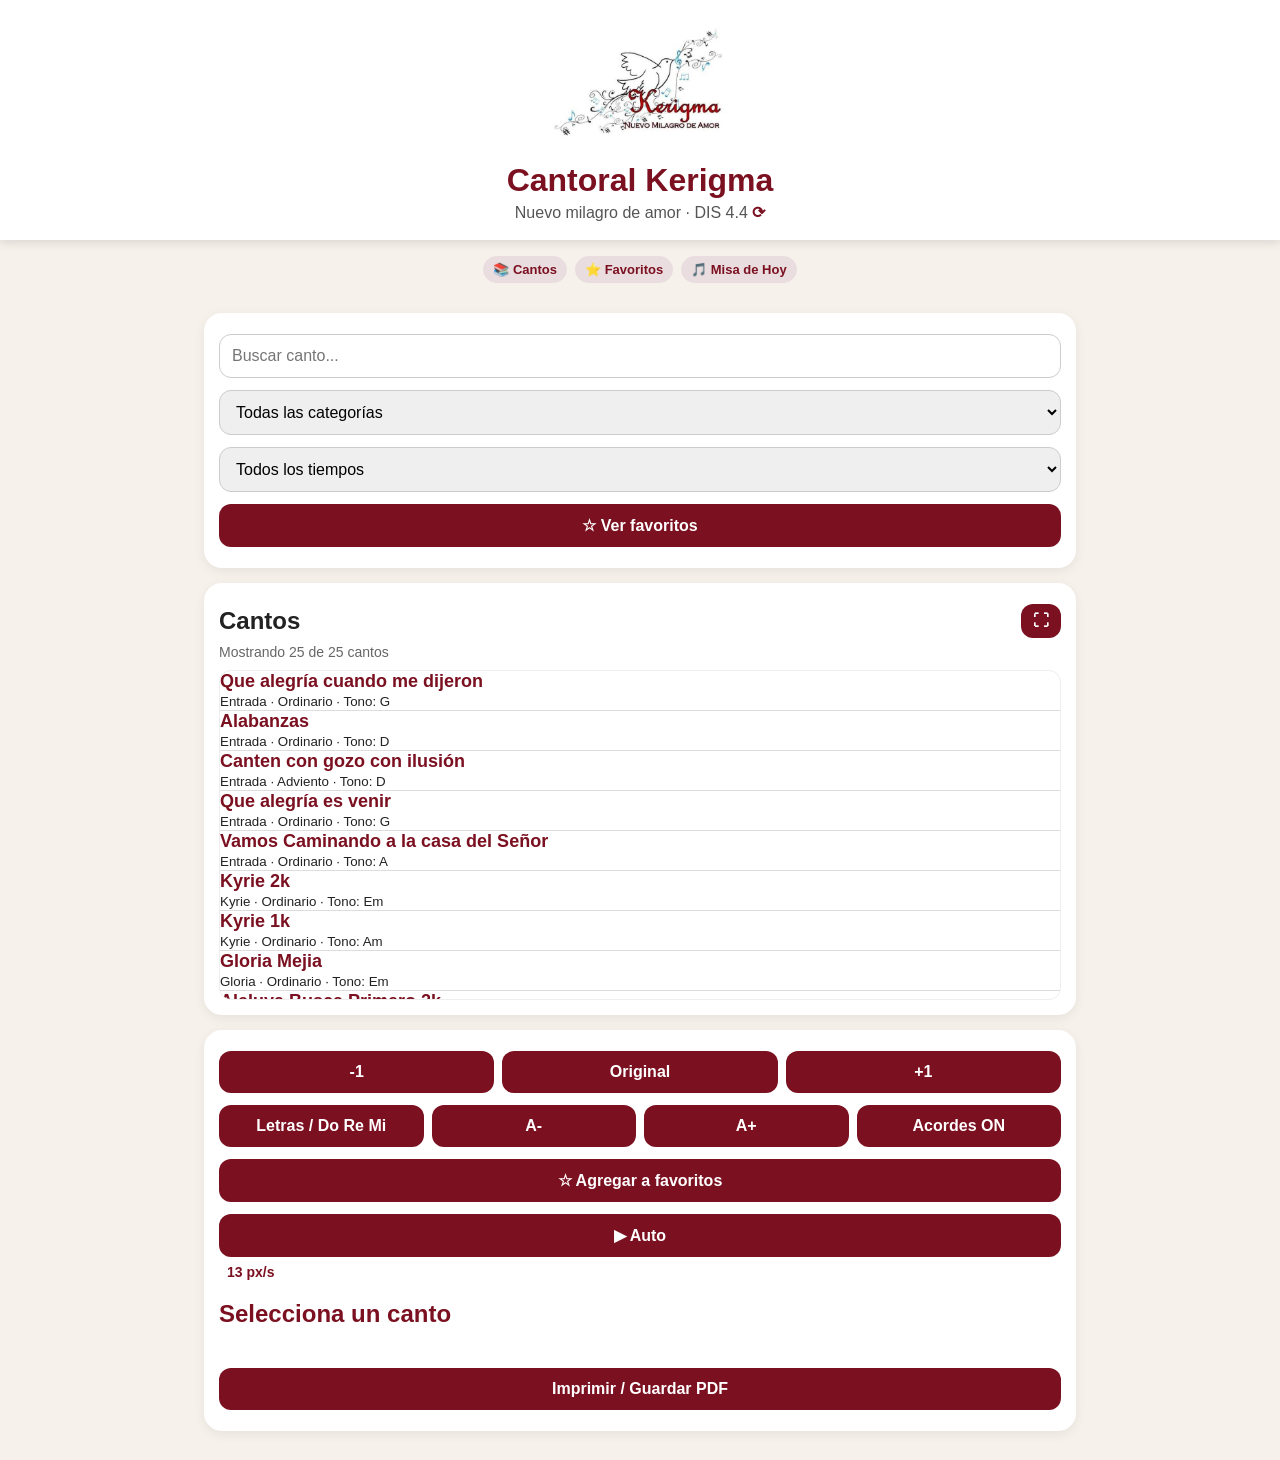
<file: index.html>
<!DOCTYPE html>
<html lang="es">
<head>
  <meta charset="UTF-8">
  <meta name="viewport" content="width=device-width, initial-scale=1.0">

  <meta property="og:title" content="Cantoral Kerigma X Ibarra Music">
  <meta property="og:description" content="Cantoral digital del ministerio de música Kerigma, por Daniel Ibarra, Capilla de Nuestra Señora de Guadalupe, Ruiseñores, Tala, Jalisco.">
  <meta property="og:image" content="https://sagradocorazondejesus.github.io/KNMA/img/logo-kerigma.jpg">
  <meta property="og:type" content="website">

<link rel="manifest" href="manifest.json">
<meta name="theme-color" content="#7b1020">
<link rel="apple-touch-icon" href="img/kerigma-icon-512.png">

  <title>Cantoral Kerigma</title>
  <link rel="icon" type="image/jpeg" href="https://sagradocorazondejesus.github.io/KNMA/img/logo-kerigma.jpg">

  <link rel="stylesheet" href="css/estilos.css">
  <link rel="stylesheet" href="css/misa.css">
</head>

<body>

<header class="encabezado">
  <img src="img/logo-kerigma.jpg" alt="Logo Kerigma" class="logo">
  <h1>Cantoral Kerigma</h1>
 <p>
  Nuevo milagro de amor · DIS 4.4
  <span class="btn-actualizar-texto"
        onclick="buscarActualizacion()"
        title="Buscar actualización">
    ⟳
  </span>
</p>

</header>

<nav class="menu-principal no-print">

  <button id="btnCantos"
          onclick="mostrarPantalla('cantos')">
    📚 Cantos
  </button>

  <button id="btnFavoritosMenu"
          onclick="mostrarPantalla('favoritos')">
    ⭐ Favoritos
  </button>

  <button id="btnMisa"
          onclick="mostrarPantalla('misa')">
    🎵 Misa de Hoy
  </button>

</nav>

<main class="contenedor">

  <div id="pantallaCantos">

    <section class="panel no-print">
      <input type="text" id="buscar" placeholder="Buscar canto...">

      <select id="filtroCategoria">
        <option value="">Todas las categorías</option>
        <option>Entrada</option>
        <option>Kyrie</option>
        <option>Gloria</option>
        <option>Aleluya</option>
        <option>Ofertorio</option>
        <option>Santo</option>
        <option>Cordero</option>
        <option>Comunion</option>
        <option>Salida</option>
        <option>Marianos</option>
        <option>Otros</option>
      </select>

      <select id="filtroTiempo">
        <option value="">Todos los tiempos</option>
        <option>Adviento</option>
        <option>Navidad</option>
        <option>Cuaresma</option>
        <option>Pascua</option>
        <option>Ordinario</option>
        <option>Mariano</option>
      </select>

      <button id="btnFavoritos" onclick="alternarVerFavoritos()">☆ Ver favoritos</button>
    </section>

    <section class="panel no-print">
      <div class="titulo-lista-cantos">
  <h2>Cantos</h2>
  <button class="btn-expandir-lista" onclick="alternarListaGrande()">⛶</button>
</div>

<p id="contadorCantos" class="contador-cantos"></p>
<div id="listaCantos" class="lista-scroll"></div>
    </section>

    <section class="panel canto">

      <div class="botones no-print">
        <button onclick="cambiarTono(-1)">-1</button>
        <button onclick="tonoOriginal()">Original</button>
        <button onclick="cambiarTono(1)">+1</button>
      </div>

      <div class="botones no-print">
        <button onclick="cambiarSistema()">Letras / Do Re Mi</button>
        <button onclick="cambiarLetra(-1)">A-</button>
        <button onclick="cambiarLetra(1)">A+</button>
        <button id="btnAcordes" onclick="alternarAcordes()">Acordes ON</button>
      </div>

      <button class="no-print" id="btnMarcarFavorito" onclick="marcarFavorito()">☆ Agregar a favoritos</button>

<button id="btnAutoScroll" onclick="toggleAutoScroll()">▶ Auto</button>
<span id="velocidadAutoScroll">33 px/s</span>

      <h2 id="tituloCanto">Selecciona un canto</h2>
      <div id="datosCanto"></div>
      <p id="tonoActual"></p>
      <div id="letraCanto" class="letra"></div>

      <button class="no-print imprimir" onclick="window.print()">Imprimir / Guardar PDF</button>
    </section>

  </div>

  <section id="pantallaFavoritos" class="panel no-print" style="display:none;">
    <h2>⭐ Favoritos</h2>
    <div id="listaFavoritos"></div>
  </section>

  <section id="pantallaMisa" class="panel no-print misa-panel" style="display:none;">
    <h2>🎵 Misa de Hoy</h2>

    <div id="selectoresMisa"></div>

    <button onclick="guardarMisaHoy()">Guardar Misa de Hoy</button>
    <button onclick="iniciarMisaHoy()">▶ Iniciar Misa</button>
<button onclick="compartirProximaMisa()">📤 Compartir Próxima Misa</button>

<button onclick="compartirImagenProximaMisa()">🖼️ Compartir imagen</button>

  </section>

  <section id="presentacionMisa" class="panel misa-presentacion" style="display:none;">

    <div class="misa-cabecera">
  <span id="misaContador">1 / 1</span>

  <button id="btnAutoScrollMisa" onclick="toggleAutoScroll()">▶ Auto</button>
<span id="velocidadAutoScrollMisa">33 px/s</span>

  <button onclick="cerrarPresentacionMisa()">
    ✕ Salir
  </button>
</div>

    <h2 id="misaMomento"></h2>

    <div id="misaContenido"></div>

    <div class="misa-nav">
      <button onclick="cantoAnterior()">◀ Anterior</button>
      <button onclick="cantoSiguiente()">Siguiente ▶</button>
    </div>

  </section>

</main>

<script src="js/cantos/entrada.js"></script>
<script src="js/cantos/kyrie.js"></script>
<script src="js/cantos/gloria.js"></script>
<script src="js/cantos/aleluya.js"></script>
<script src="js/cantos/ofertorio.js"></script>
<script src="js/cantos/santo.js"></script>
<script src="js/cantos/cordero.js"></script>
<script src="js/cantos/comunion.js"></script>
<script src="js/cantos/salida.js"></script>
<script src="js/cantos/marianos.js"></script>
<script src="js/cantos/otros.js"></script>
<script src="js/transpositor.js"></script>
<script src="js/app.js"></script>
<script src="js/misa.js"></script>
<script>
if("serviceWorker" in navigator){
  navigator.serviceWorker.register("service-worker.js");
}

function buscarActualizacion(){
  if("serviceWorker" in navigator){
    navigator.serviceWorker.getRegistration().then(reg => {
      if(reg){
        reg.update().then(() => {
          alert("Buscando actualización. La app se recargará.");
          window.location.reload();
        });
      }else{
        window.location.reload();
      }
    });
  }else{
    window.location.reload();
  }
}
</script>

</body>
</html>
</file>
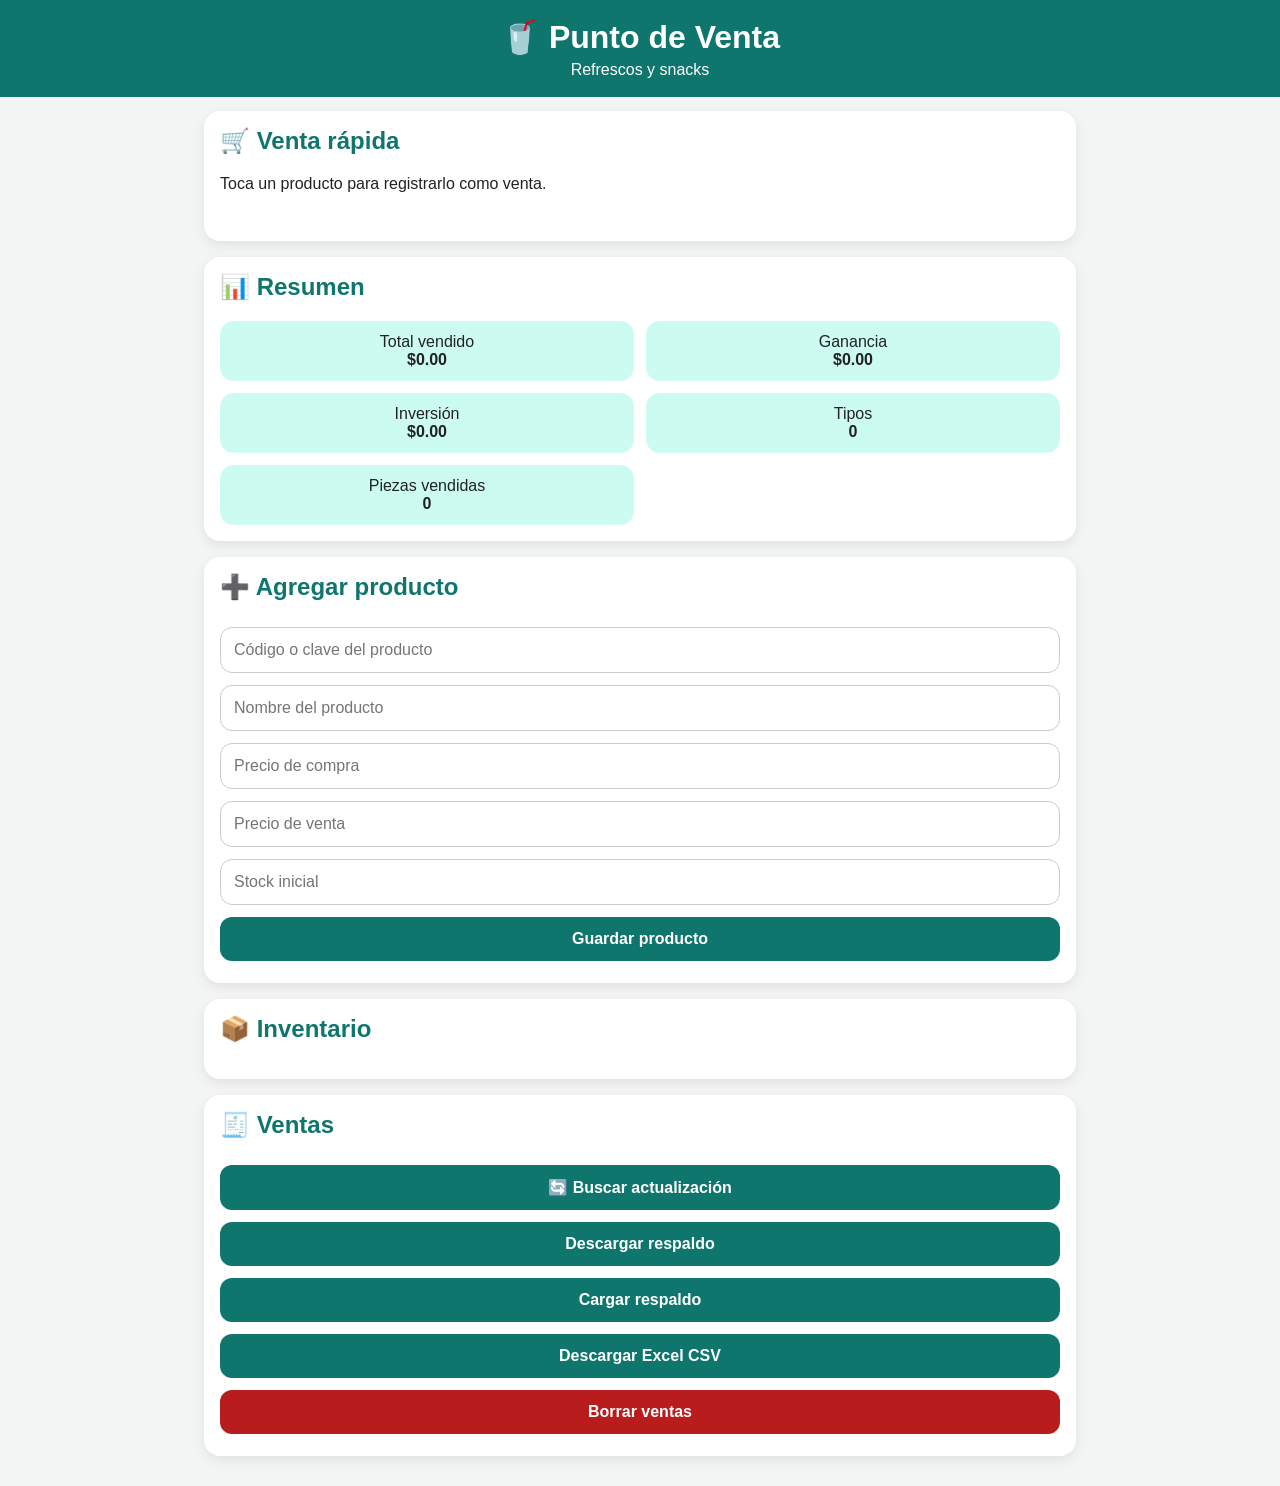
<file: herramientas/puntodeventa/index.html>
<!DOCTYPE html>
<html lang="es">
<head>
  <meta charset="UTF-8">
  <title>Punto de Venta</title>
  <meta name="viewport" content="width=device-width, initial-scale=1.0">
  <link rel="stylesheet" href="style.css">

<link rel="manifest" href="manifest.json">
<meta name="theme-color" content="#0f766e">

</head>
<body>

<header>
  <h1>🥤 Punto de Venta</h1>
  <p>Refrescos y snacks</p>
</header>

<main>

  <section class="card">
    <h2>🛒 Venta rápida</h2>
    <p>Toca un producto para registrarlo como venta.</p>
    <div id="ventaRapida" class="venta-rapida"></div>
    <p id="mensaje"></p>
  </section>

  <section class="card">
    <h2>📊 Resumen</h2>

    <div class="resumen">
      <div>Total vendido<br><strong>$<span id="totalVentas">0</span></strong></div>
      <div>Ganancia<br><strong>$<span id="totalGanancia">0</span></strong></div>
      <div>Inversión<br><strong>$<span id="totalInversion">0</span></strong></div>
      <div>Tipos<br><strong><span id="totalProductos">0</span></strong></div>
      <div>Piezas vendidas<br><strong><span id="piezasVendidas">0</span></strong></div>
    </div>
  </section>

  <section class="card">
    <h2>➕ Agregar producto</h2>

    <input id="codigo" placeholder="Código o clave del producto">
    <input id="nombre" placeholder="Nombre del producto">
    <input id="costo" type="number" placeholder="Precio de compra">
    <input id="precio" type="number" placeholder="Precio de venta">
    <input id="stock" type="number" placeholder="Stock inicial">

    <button onclick="agregarProducto()">Guardar producto</button>
  </section>

  <section class="card">
    <h2>📦 Inventario</h2>
    <div id="listaProductos"></div>
  </section>

  <section class="card">
    <h2>🧾 Ventas</h2>

<button onclick="buscarActualizacion()">
  🔄 Buscar actualización
</button>

<button onclick="descargarRespaldo()">Descargar respaldo</button>

<input 
  type="file" 
  id="archivoRespaldo" 
  accept=".json" 
  style="display:none"
  onchange="cargarRespaldo(event)"
>

<button onclick="document.getElementById('archivoRespaldo').click()">
  Cargar respaldo
</button>

    <button onclick="exportarCSV()">Descargar Excel CSV</button>
    <button class="danger" onclick="borrarVentas()">Borrar ventas</button>

    <div id="listaVentas"></div>
  </section>

</main>

<script src="app.js"></script>
<script>
  if ("serviceWorker" in navigator) {
    navigator.serviceWorker.register("sw.js");
  }
</script>
</body>
</html>
</file>
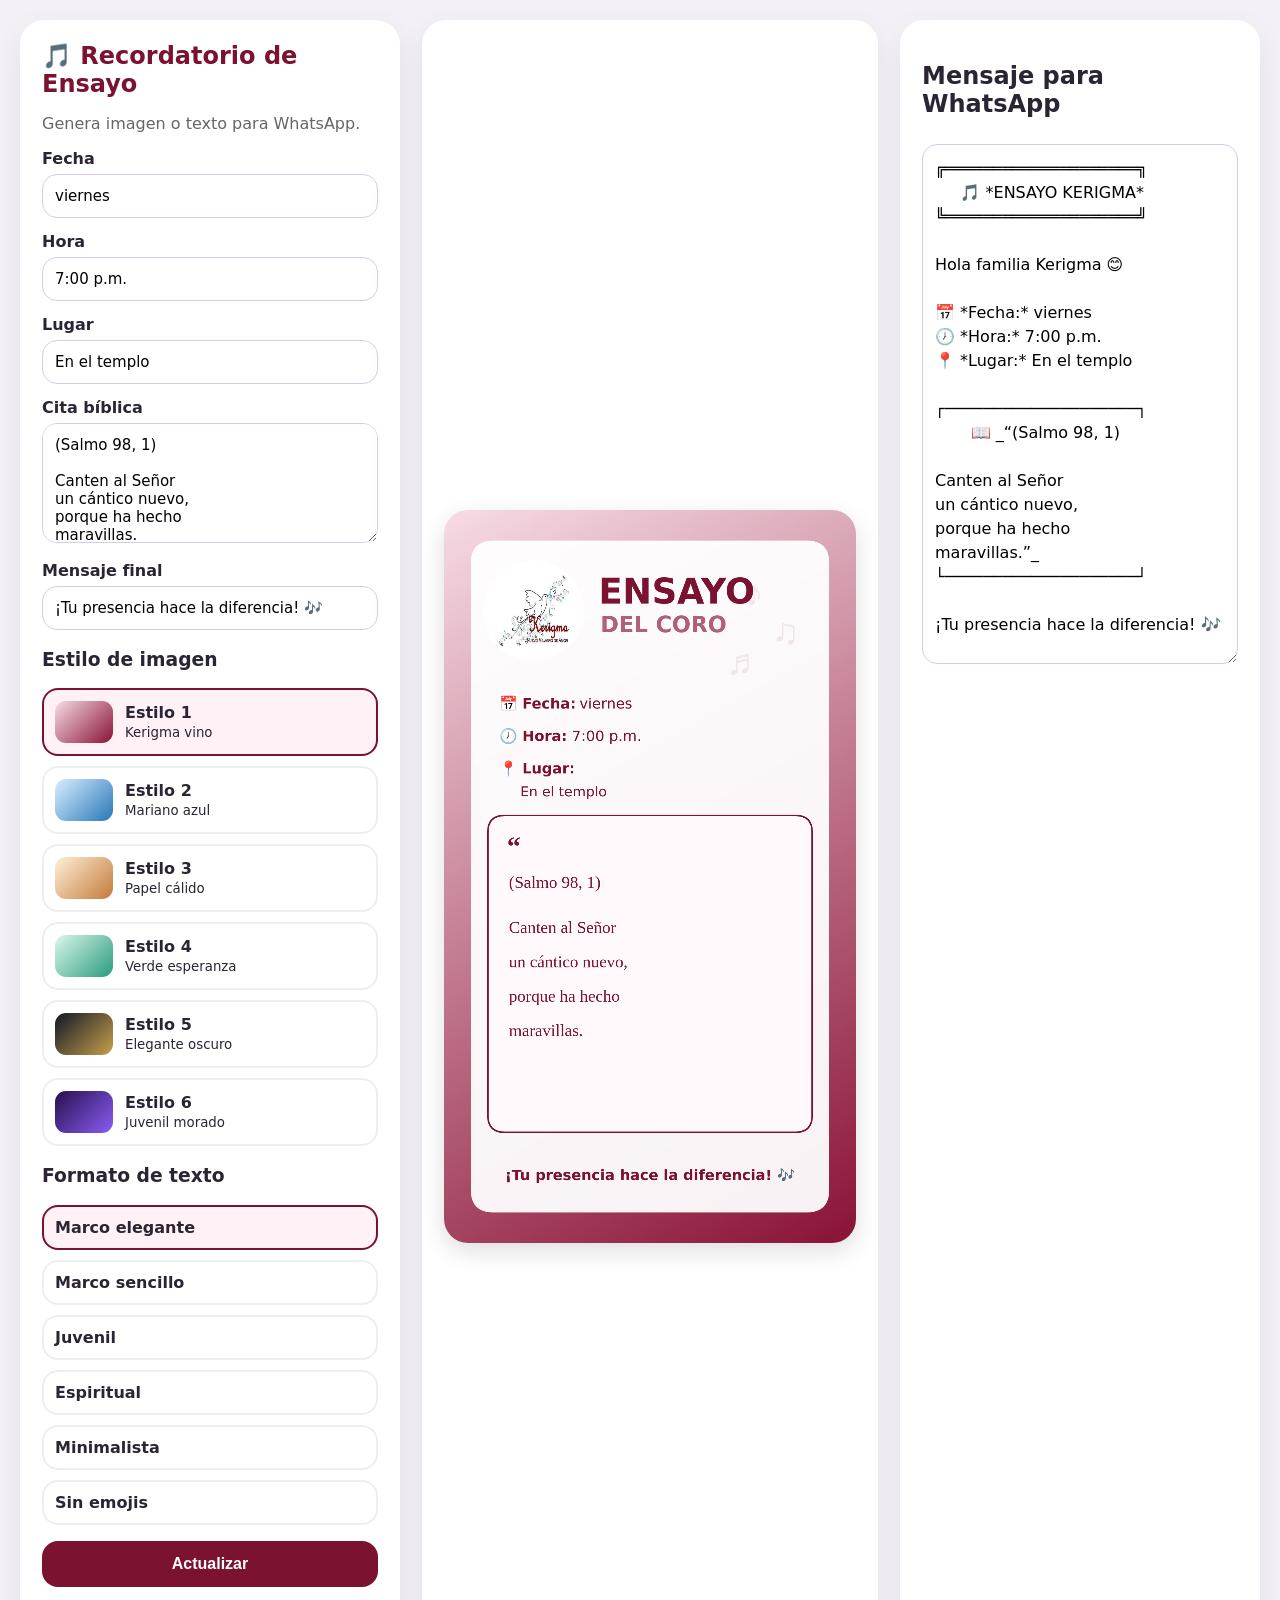
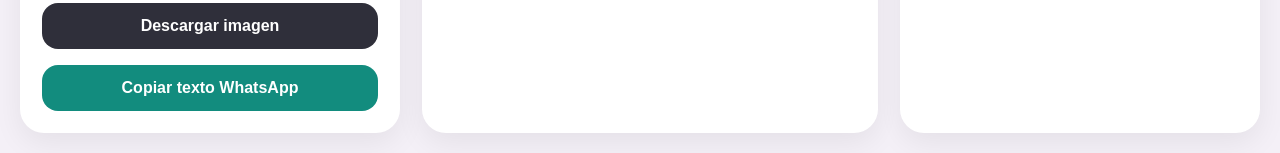
<file: herramientas/recordatorio-ensayo/index.html>
<!DOCTYPE html>
<html lang="es">
<head>
  <meta charset="UTF-8" />
  <meta name="viewport" content="width=device-width, initial-scale=1.0" />
  <title>Recordatorio de Ensayo</title>
  <link rel="stylesheet" href="style.css" />
</head>
<body>

<div class="app">
  <section class="panel">
    <h1>🎵 Recordatorio de Ensayo</h1>
    <p>Genera imagen o texto para WhatsApp.</p>

    <label>Fecha</label>
    <input id="fecha" value="viernes" />

    <label>Hora</label>
    <input id="hora" value="7:00 p.m." />

    <label>Lugar</label>
    <input id="lugar" value="En el templo" />

    <label>Cita bíblica</label>
    <textarea id="cita">(Salmo 98, 1)

Canten al Señor
un cántico nuevo,
porque ha hecho
maravillas.

</textarea>

    <label>Mensaje final</label>
    <input id="fraseFinal" value="¡Tu presencia hace la diferencia! 🎶" />

    <h3>Estilo de imagen</h3>
    <div id="estilosImagen" class="opciones"></div>

    <h3>Formato de texto</h3>
    <div id="estilosTexto" class="opciones"></div>

    <button onclick="generarTodo()">Actualizar</button>
    <button onclick="descargarImagen()" class="secundario">Descargar imagen</button>
    <button onclick="copiarTexto()" class="whatsapp">Copiar texto WhatsApp</button>
  </section>

  <section class="salida">
    <div class="preview">
      <canvas id="canvas" width="1080" height="1920"></canvas>
    </div>

    <div class="texto-box">
      <h2>Mensaje para WhatsApp</h2>
      <textarea id="mensajeWhatsApp" readonly></textarea>
    </div>
  </section>
</div>

<script src="script.js"></script>
</body>
</html>
</file>
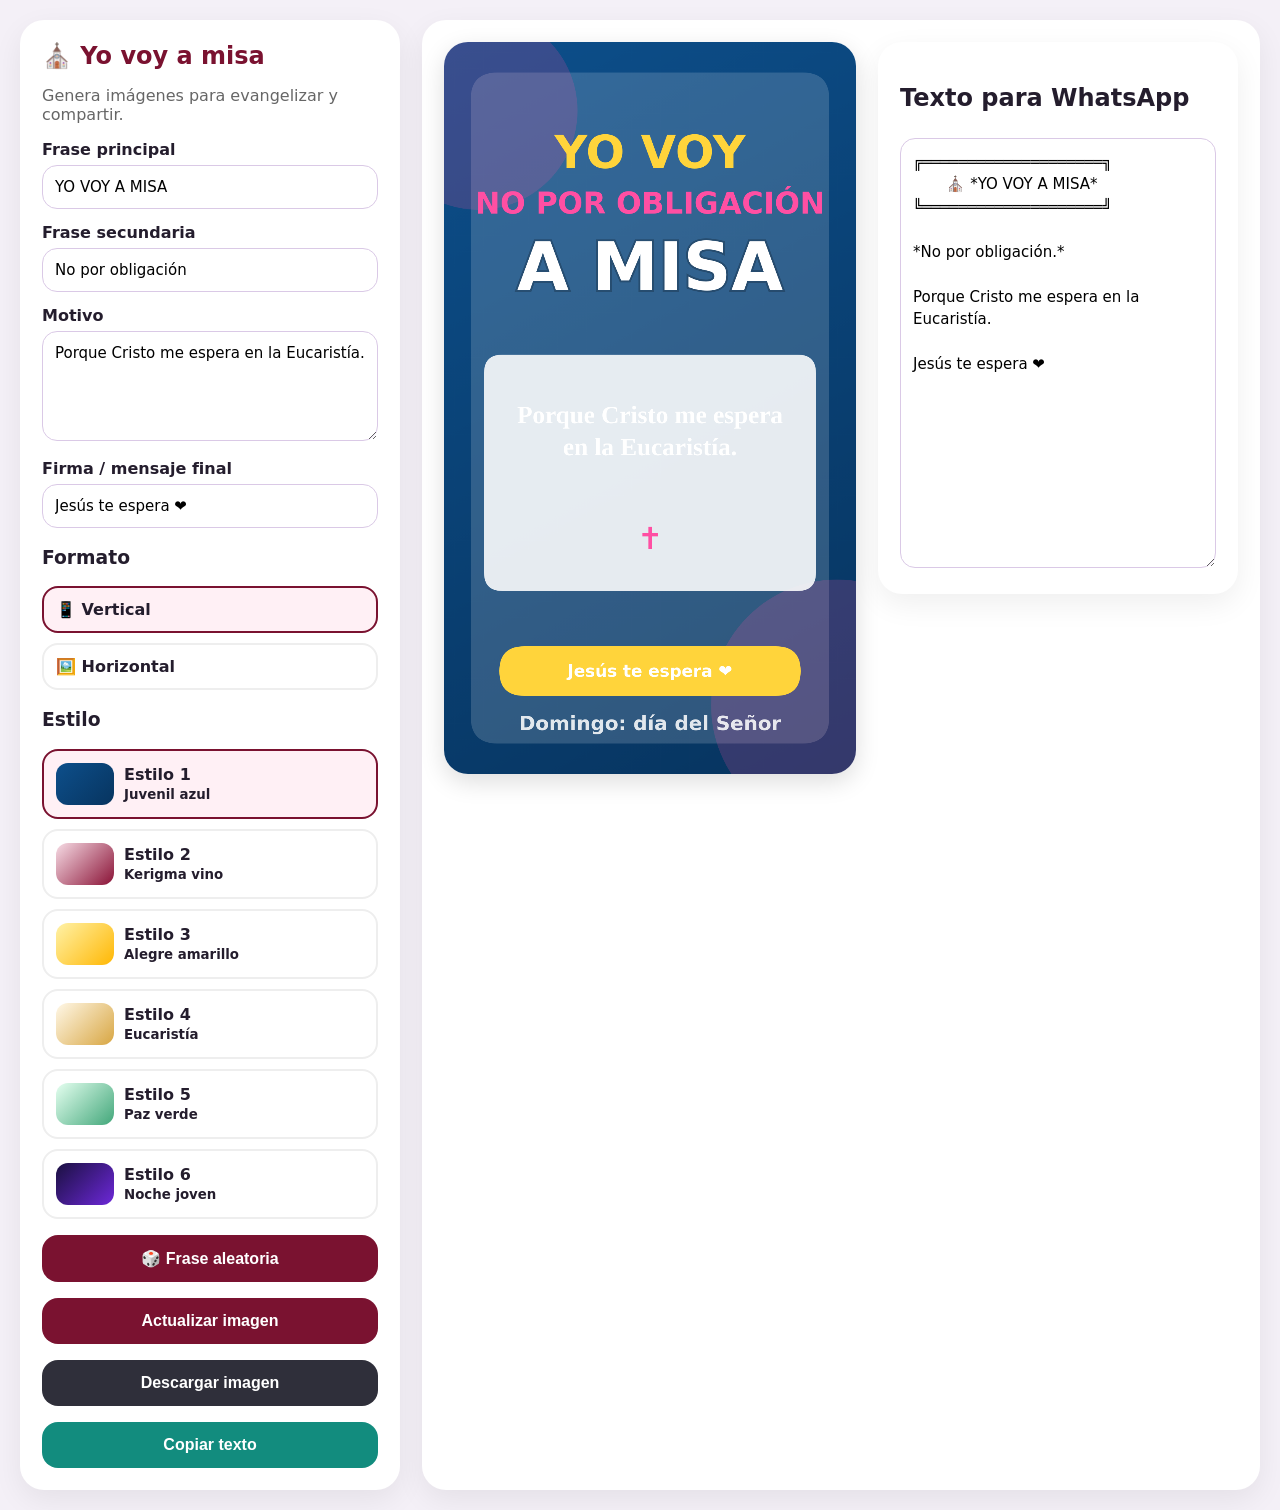
<file: herramientas/yo-voy-a-misa/index.html>
<!DOCTYPE html>
<html lang="es">
<head>
  <meta charset="UTF-8" />
  <meta name="viewport" content="width=device-width, initial-scale=1.0" />
  <title>Yo voy a misa</title>
  <link rel="stylesheet" href="style.css" />
</head>
<body>

<div class="app">
  <section class="panel">
    <h1>⛪ Yo voy a misa</h1>
    <p>Genera imágenes para evangelizar y compartir.</p>

    <label>Frase principal</label>
    <input id="titulo" value="YO VOY A MISA" />

    <label>Frase secundaria</label>
    <input id="subtitulo" value="No por obligación" />

    <label>Motivo</label>
    <textarea id="motivo">Porque Cristo me espera en la Eucaristía.</textarea>

    <label>Firma / mensaje final</label>
    <input id="firma" value="Jesús te espera ❤️" />

    <h3>Formato</h3>
    <div class="opciones">
      <div class="opcion activo" id="formatoVertical" onclick="cambiarFormato('vertical')">
        📱 Vertical
      </div>
      <div class="opcion" id="formatoHorizontal" onclick="cambiarFormato('horizontal')">
        🖼️ Horizontal
      </div>
    </div>

    <h3>Estilo</h3>
    <div id="estilos" class="opciones"></div>

    <button onclick="fraseAleatoria()">🎲 Frase aleatoria</button>
    <button onclick="generarImagen()">Actualizar imagen</button>
    <button onclick="descargarImagen()" class="secundario">Descargar imagen</button>
    <button onclick="copiarTexto()" class="whatsapp">Copiar texto</button>
  </section>

  <section class="preview">
    <canvas id="canvas"></canvas>

    <div class="texto-box">
      <h2>Texto para WhatsApp</h2>
      <textarea id="textoWhatsApp" readonly></textarea>
    </div>
  </section>
</div>

<script src="script.js"></script>
</body>
</html>
</file>
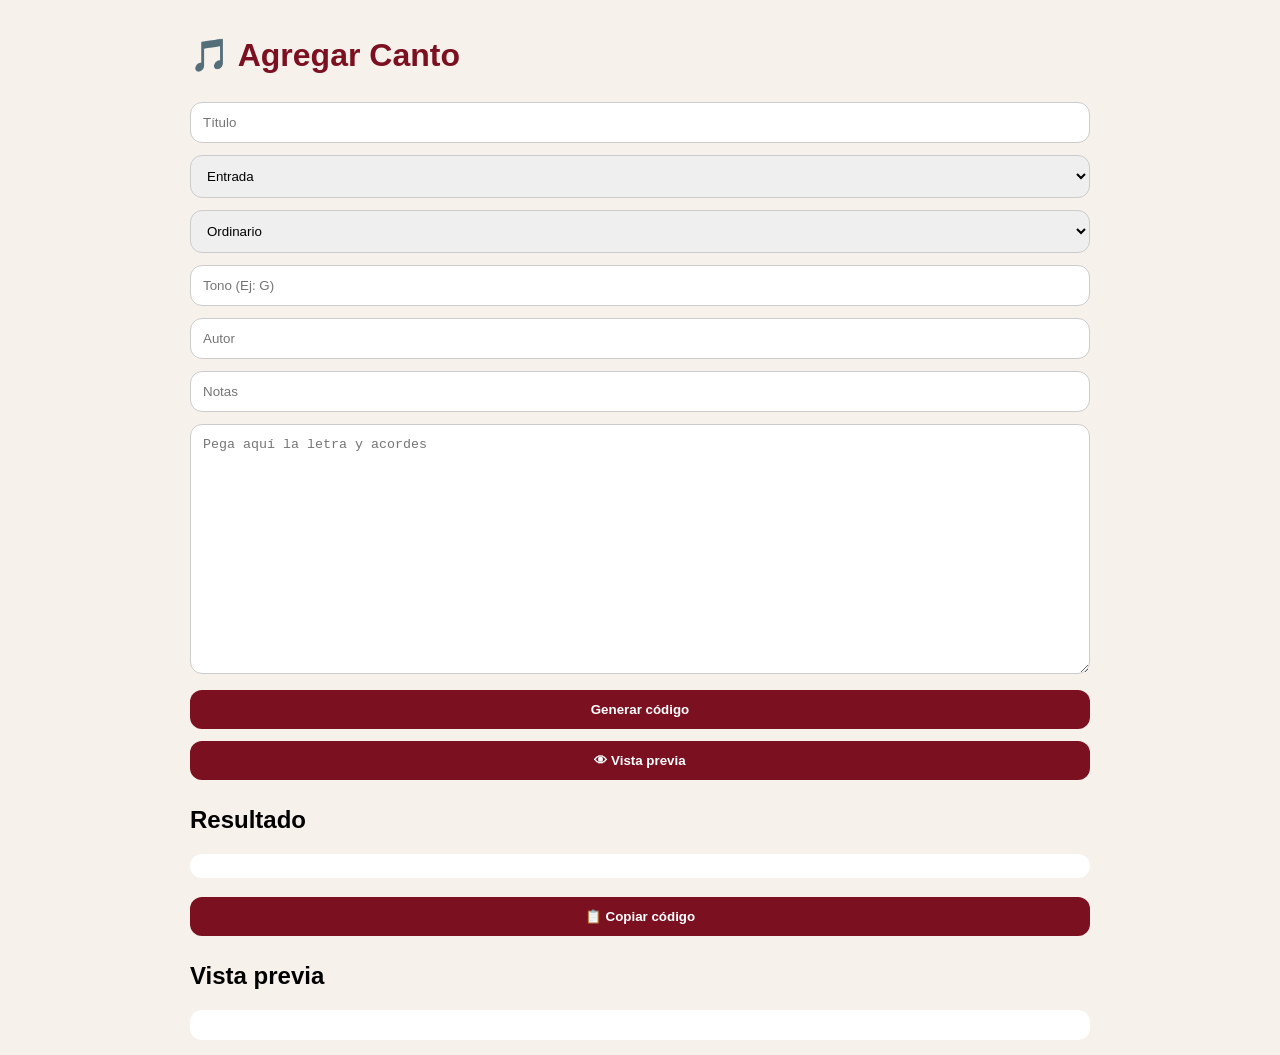
<file: herramientas/crear-canto.html>
<!DOCTYPE html><html lang="es">
<head>
<meta charset="UTF-8">
<meta name="viewport" content="width=device-width, initial-scale=1.0"><title>Agregar Canto - Kerigma</title><style>
body{
  font-family:Arial,sans-serif;
  max-width:900px;
  margin:auto;
  padding:15px;
  background:#f7f1ec;
}

h1{
  color:#7b1020;
}

input,
select,
textarea,
button{
  width:100%;
  padding:12px;
  margin:6px 0;
  border-radius:12px;
  border:1px solid #ccc;
  box-sizing:border-box;
}

textarea{
  min-height:250px;
}

button{
  background:#7b1020;
  color:white;
  border:none;
  font-weight:bold;
}

pre{
  background:white;
  padding:12px;
  border-radius:12px;
  overflow:auto;
  white-space:pre-wrap;
}

.preview{
  background:white;
  padding:15px;
  border-radius:12px;
  margin-top:10px;
}

.seccion{
  color:#7b1020;
  font-weight:bold;
  margin:18px 0 8px;
  border-bottom:1px solid #eadde0;
}

.linea{
  font-family:"Courier New", monospace;
  margin-bottom:8px;
}

.acordes{
  color:#7b1020;
  font-weight:bold;
  white-space:pre;
  line-height:1;
}

.letra{
  white-space:pre-wrap;
  line-height:1.15;
}

</style>

</head><body><h1>🎵 Agregar Canto</h1>
<input id="titulo" placeholder="Título"><select id="categoria">
  <option>Entrada</option>
  <option>Kyrie</option>
  <option>Gloria</option>
  <option>Aleluya</option>
  <option>Ofertorio</option>
  <option>Santo</option>
  <option>Cordero</option>
  <option>Comunion</option>
  <option>Salida</option>
  <option>Marianos</option>
  <option>Otros</option>
</select><select id="tiempo">
  <option>Ordinario</option>
  <option>Adviento</option>
  <option>Navidad</option>
  <option>Cuaresma</option>
  <option>Pascua</option>
  <option>Mariano</option>
</select><input id="tono" placeholder="Tono (Ej: G)">
<input id="autor" placeholder="Autor">
<input id="notas" placeholder="Notas"><textarea id="letra" placeholder="Pega aquí la letra y acordes"></textarea>

<button onclick="generar()">Generar código</button>

<button onclick="vistaPrevia()">👁 Vista previa</button>

<h2>Resultado</h2>
<pre id="resultado"></pre>
<button onclick="copiarCodigo()">
📋 Copiar código
</button>

<h2>Vista previa</h2>
<div id="preview" class="preview"></div>

<script>
function generar(){

  const titulo = document.getElementById("titulo").value;
  const categoria = document.getElementById("categoria").value;
  const tiempo = document.getElementById("tiempo").value;
  const tono = document.getElementById("tono").value;
  const autor = document.getElementById("autor").value;
  const notas = document.getElementById("notas").value;
  const letra = document.getElementById("letra").value;

  document.getElementById("resultado").textContent =
`{
  titulo: "${titulo}",
  categoria: "${categoria}",
  tiempo: "${tiempo}",
  tono: "${tono}",
  autor: "${autor}",
  notas: "${notas}",
  letra:\`
${letra}
\`
},`;
}

function vistaPrevia(){
  const letra = document.getElementById("letra").value;
  const preview = document.getElementById("preview");

  preview.innerHTML = "";

  letra.trim().split("\n").forEach(linea => {
    const limpia = linea.trim();

    if(limpia === ""){
      preview.innerHTML += "<br>";
      return;
    }

    if(/^\[[^\]]+\]$/.test(limpia) && !esAcorde(limpia.slice(1, -1))){
      preview.innerHTML += `<div class="seccion">${limpia}</div>`;
      return;
    }

    preview.innerHTML += `<div class="linea">${convertirLineaPreview(linea)}</div>`;
  });
}

function esAcorde(texto){
  return /^[A-G](#|b)?(m|maj|min|dim|aug|sus|add)?[0-9]*(\/[A-G](#|b)?)?$/.test(texto);
}

function convertirLineaPreview(linea){
  let textoVisible = "";
  let acordesPorPosicion = {};
  let posicion = 0;
  let i = 0;

  while(i < linea.length){
    if(linea[i] === "["){
      const cierre = linea.indexOf("]", i);

      if(cierre !== -1){
        const acorde = linea.substring(i + 1, cierre);

        if(esAcorde(acorde)){
          acordesPorPosicion[posicion] = acorde;
          i = cierre + 1;
          continue;
        }
      }
    }

    textoVisible += linea[i];
    posicion++;
    i++;
  }

  let lineaAcordes = "";

  for(let j = 0; j <= textoVisible.length; j++){
    if(acordesPorPosicion[j]){
      lineaAcordes += acordesPorPosicion[j];
      j += acordesPorPosicion[j].length - 1;
    }else{
      lineaAcordes += " ";
    }
  }

  return `
    <div class="acordes">${lineaAcordes}</div>
    <div class="letra">${textoVisible}</div>
  `;
}

function copiarCodigo(){

  const texto =
    document.getElementById("resultado").textContent;

  if(!texto.trim()){
    alert("Primero genera el código");
    return;
  }

  navigator.clipboard.writeText(texto)
    .then(() => {
      alert("✅ Código copiado");
    })
    .catch(() => {
      alert("No fue posible copiar");
    });
}

</script>

</body>
</html>
</file>
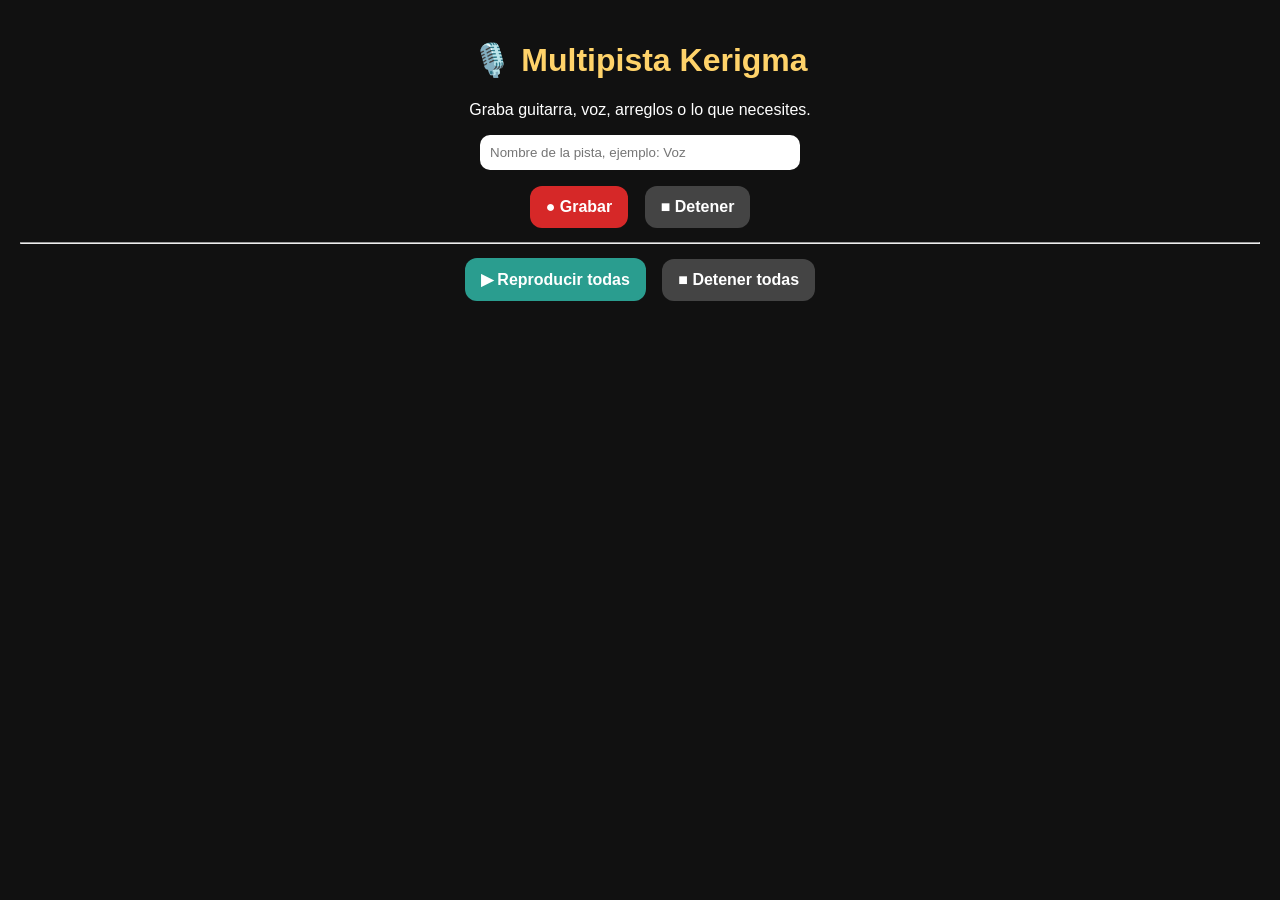
<file: herramientas/grabacion/estudio.html>
<!DOCTYPE html>
<html lang="es">
<head>
  <meta charset="UTF-8">
  <title>Grabadora Multipista</title>
  <meta name="viewport" content="width=device-width, initial-scale=1.0">

  <style>
    body {
      margin: 0;
      font-family: Arial, sans-serif;
      background: #111;
      color: white;
      text-align: center;
      padding: 20px;
    }

    h1 {
      color: #ffd36a;
    }

    button {
      border: none;
      padding: 12px 16px;
      margin: 6px;
      border-radius: 12px;
      font-size: 16px;
      font-weight: bold;
      cursor: pointer;
    }

    .record {
      background: #d62828;
      color: white;
    }

    .stop {
      background: #444;
      color: white;
    }

    .play {
      background: #2a9d8f;
      color: white;
    }

    .track {
      background: #222;
      border: 1px solid #444;
      border-radius: 14px;
      padding: 12px;
      margin: 12px 0;
    }

    input {
      padding: 10px;
      border-radius: 10px;
      border: none;
      width: 80%;
      max-width: 300px;
      margin-bottom: 10px;
    }

    audio {
      width: 100%;
      margin-top: 8px;
    }
  </style>
</head>

<body>

  <h1>🎙️ Multipista Kerigma</h1>

  <p>Graba guitarra, voz, arreglos o lo que necesites.</p>

  <input id="trackName" placeholder="Nombre de la pista, ejemplo: Voz">

  <br>

  <button class="record" onclick="startRecording()">● Grabar</button>
  <button class="stop" onclick="stopRecording()">■ Detener</button>

  <hr>

  <button class="play" onclick="playAll()">▶ Reproducir todas</button>
  <button class="stop" onclick="stopAll()">■ Detener todas</button>

  <div id="tracks"></div>

<script>
let mediaRecorder;
let audioChunks = [];
let tracks = [];
let stream;

async function startRecording() {
  try {
    stream = await navigator.mediaDevices.getUserMedia({ audio: true });

    audioChunks = [];
    mediaRecorder = new MediaRecorder(stream);

    mediaRecorder.ondataavailable = event => {
      audioChunks.push(event.data);
    };

    mediaRecorder.onstop = () => {
      const blob = new Blob(audioChunks, { type: "audio/webm" });
      const url = URL.createObjectURL(blob);

      const nameInput = document.getElementById("trackName");
      const name = nameInput.value.trim() || "Pista " + (tracks.length + 1);

      tracks.push({
        name,
        url,
        blob,
        audio: null
      });

      nameInput.value = "";
      renderTracks();
    };

    mediaRecorder.start();
    alert("Grabando...");
  } catch (error) {
    alert("No se pudo usar el micrófono. Revisa permisos.");
    console.error(error);
  }
}

function stopRecording() {
  if (mediaRecorder && mediaRecorder.state === "recording") {
    mediaRecorder.stop();

    if (stream) {
      stream.getTracks().forEach(track => track.stop());
    }
  }
}

function renderTracks() {
  const container = document.getElementById("tracks");
  container.innerHTML = "";

  tracks.forEach((track, index) => {
    const div = document.createElement("div");
    div.className = "track";

    div.innerHTML = `
      <h3>${track.name}</h3>
      <audio controls src="${track.url}"></audio>
      <br>
      <button class="play" onclick="playTrack(${index})">▶ Reproducir</button>
      <button class="stop" onclick="stopTrack(${index})">■ Detener</button>
      <button onclick="downloadTrack(${index})">⬇ Descargar</button>
      <button onclick="deleteTrack(${index})">🗑 Borrar</button>
    `;

    container.appendChild(div);
  });
}

function playTrack(index) {
  stopTrack(index);
  tracks[index].audio = new Audio(tracks[index].url);
  tracks[index].audio.play();
}

function stopTrack(index) {
  if (tracks[index].audio) {
    tracks[index].audio.pause();
    tracks[index].audio.currentTime = 0;
  }
}

function playAll() {
  stopAll();

  tracks.forEach(track => {
    track.audio = new Audio(track.url);
    track.audio.play();
  });
}

function stopAll() {
  tracks.forEach(track => {
    if (track.audio) {
      track.audio.pause();
      track.audio.currentTime = 0;
    }
  });
}

function downloadTrack(index) {
  const a = document.createElement("a");
  a.href = tracks[index].url;
  a.download = tracks[index].name + ".webm";
  a.click();
}

function deleteTrack(index) {
  tracks.splice(index, 1);
  renderTracks();
}
</script>

</body>
</html>
</file>
<file: css/estilos.css>
:root{
  --vino:#7b1020;
  --fondo:#f7f1ec;
  --tarjeta:#ffffff;
  --texto:#222;
  --suave:#eadde0;
}

*{ box-sizing:border-box; }

body{
  margin:0;
  font-family:Arial, sans-serif;
  background:var(--fondo);
  color:var(--texto);
}

.encabezado{
  background:white;
  text-align:center;
  padding:14px;
  box-shadow:0 2px 10px #0002;
}

.logo{
  max-width:220px;
  width:80%;
}

.encabezado h1{
  margin:6px 0 0;
  color:var(--vino);
}

.encabezado p{
  margin:4px 0;
  color:#555;
}

.contenedor{
  max-width:900px;
  margin:auto;
  padding:14px;
}

.panel{
  background:var(--tarjeta);
  border-radius:18px;
  padding:15px;
  margin-bottom:15px;
  box-shadow:0 3px 12px #0001;
}

input, select, button{
  width:100%;
  padding:12px;
  margin:6px 0;
  border-radius:12px;
  border:1px solid #ccc;
  font-size:16px;
}

button{
  background:var(--vino);
  color:white;
  border:none;
  font-weight:bold;
}

.botones{
  display:flex;
  gap:8px;
}





.menu-principal{
  display:flex;
  justify-content:center;
  align-items:center;   /* ← agregar */
  gap:8px;
  padding:10px;
}

.menu-principal button{
  width:auto;
  padding:5px 9px;
  font-size:13px;
  border-radius:18px;
  white-space:nowrap;
  background:#eadde0;
  color:var(--vino);
  border:1px solid #eadde0;
}

.menu-principal button.menu-activo{
  background:var(--vino) !important;
  color:white !important;
  border:1px solid var(--vino);
}







.lista-item{
  padding:10 px 12px;
  border-bottom:1px solid #ddd;
  cursor:pointer;
}

.lista-titulo{
  font-size:18px;
  font-weight:bold;
  color:var(--vino);
}

.etiqueta{
  display:inline-block;
  background:var(--suave);
  color:var(--vino);
  padding:5px 10px;
  border-radius:20px;
  margin:3px 3px 3px 0;
  font-size:13px;
}

.canto h2{
  color:var(--vino);
}

.letra{
  font-family:Arial, sans-serif;
  font-size:18px;
  line-height:1.35;
  overflow-x:hidden;
}

.seccion-canto{
  font-weight:bold;
  color:var(--vino);
  margin:18px 0 8px;
  padding-bottom:4px;
  border-bottom:1px solid var(--suave);
}

.linea-canto{
  margin-bottom:10px;
}

.bloque-acorde{
  display:inline-block;
  vertical-align:bottom;
  margin-right:4px;
  margin-bottom:3px;
}

.acorde-arriba{
  display:block;
  color:var(--vino);
  font-weight:bold;
  font-size:.82em;
  line-height:1;
  min-height:10px;
}

.texto-abajo{
  display:block;
  line-height:1.22;
}

.espacio{
  height:8px;
}

.imprimir{
  margin-top:20px;
}

.linea-acordes-nueva{
  color:var(--vino);
  font-weight:bold;
  font-family:"Courier New", monospace;
  white-space:pre;
  line-height:1;
  min-height:14px;
}

.linea-letra-nueva{
  font-family:"Courier New", monospace;
  white-space:pre-wrap;
  line-height:1.15;
}

@media print{
  body{ background:white; }

  .no-print{ display:none !important; }

  .encabezado{
    box-shadow:none;
    padding:5px;
  }

  .logo{
  position:fixed;
  bottom:10mm;
  right:10mm;
  max-width:60px;
  opacity:.8;
}

  .encabezado h1{ font-size:20px; }

  .encabezado p{ font-size:12px; }

  .panel{
    box-shadow:none;
    border:none;
    padding:4px;
    margin-bottom:4px;
  }

  .canto h2{
    font-size:18px;
    margin:4px 0;
  }

  .etiqueta{
    font-size:11px;
    padding:3px 7px;
  }

  #datosCanto p,
  #tonoActual{
    font-size:12px;
    margin:3px 0;
  }

  .letra{
    column-count:2;
    column-gap:20px;
    column-rule:1px solid #bbb;
    font-size:12px !important;
    line-height:1.15;
    overflow:visible;
  }

  .seccion-canto{
    break-after:avoid;
    margin:10px 0 5px;
    font-size:13px;
  }

  .linea-canto{
    break-inside:avoid;
    margin-bottom:5px;
  }

  .bloque-acorde{
    margin-right:2px;
    margin-bottom:2px;
  }

  .acorde-arriba{
    font-size:.75em;
    min-height:9px;
  }

  .texto-abajo{
    line-height:1.05;
  }

  .espacio{
    height:5px;
  }
}

.lista-scroll{
  max-height:200px;
  overflow-y:auto;
  border:1px solid #eee;
  border-radius:12px;
}

.contador-cantos{
  margin:0 0 10px;
  color:#666;
  font-size:14px;
}

.titulo-lista-cantos{
  display:flex;
  justify-content:space-between;
  align-items:center;
  gap:10px;
}

.titulo-lista-cantos h2{
  margin:0;
}

.btn-expandir-lista{
  width:auto;
  padding:8px 12px;
  border-radius:12px;
}





.btn-actualizar-texto{
  cursor:pointer;
  color:var(--vino);
  font-weight:bold;
  user-select:none;
  transition:0.2s;
}

.btn-actualizar-texto:hover{
  opacity:.7;
}

.btn-actualizar-texto:active{
  transform:rotate(180deg);
}



.lista-scroll{
  max-height:330px;
  overflow-y:auto;
}


.lista-grande{
  max-height:70vh !important;
}


#velocidadAutoScroll,
#velocidadAutoScrollMisa{
  font-size:14px;
  font-weight:bold;
  color:var(--vino);
  margin-left:8px;
  white-space:nowrap;
}
</file>
<file: css/misa.css>
.misa-panel h2{
  color:var(--vino);
}

.misa-item{
  margin-bottom:10px;
}

.misa-item label{
  display:block;
  font-weight:bold;
  color:var(--vino);
  margin-bottom:4px;
}

.misa-presentacion{
  margin-top:15px;
}

.misa-cabecera{
  display:flex;
  justify-content:space-between;
  align-items:center;
  margin-bottom:10px;
}

.misa-cabecera button{
  width:auto;
  padding:8px 14px;
}

.misa-nav{
  display:flex;
  gap:10px;
  margin-top:15px;
}

.misa-nav button{
  flex:1;
}

#misaMomento{
  text-align:center;
  color:var(--vino);
}

.misa-presentacion{
  margin-top:0;
}

.misa-cabecera{
  position:sticky;
  top:0;
  background:white;
  z-index:10;
}

#misaContenido{
  margin-top:10px;
  max-height:70vh;
  overflow-y:auto;
}
</file>
<file: herramientas/puntodeventa/style.css>
* {
  box-sizing: border-box;
  font-family: Arial, sans-serif;
}

body {
  margin: 0;
  background: #f2f5f4;
  color: #222;
}

header {
  background: #0f766e;
  color: white;
  text-align: center;
  padding: 18px;
}

header h1 {
  margin: 0;
}

header p {
  margin: 5px 0 0;
}

main {
  padding: 14px;
  max-width: 900px;
  margin: auto;
}

.card {
  background: white;
  padding: 16px;
  border-radius: 16px;
  margin-bottom: 16px;
  box-shadow: 0 4px 12px rgba(0,0,0,.08);
}

h2 {
  margin-top: 0;
  color: #0f766e;
}

input, button {
  width: 100%;
  padding: 13px;
  margin: 6px 0;
  font-size: 16px;
  border-radius: 12px;
  border: 1px solid #ccc;
}

button {
  background: #0f766e;
  color: white;
  font-weight: bold;
  border: none;
}

button.danger {
  background: #b91c1c;
}

.resumen {
  display: grid;
  grid-template-columns: repeat(2, 1fr);
  gap: 12px;
}

.resumen div {
  background: #ccfbf1;
  border-radius: 14px;
  padding: 12px;
  text-align: center;
}

.venta-rapida {
  display: grid;
  gap: 10px;
}

.btn-producto {
  background: #0f766e;
  text-align: left;
  padding: 14px;
  border-radius: 14px;
}

.btn-producto small {
  display: block;
  opacity: .9;
  font-weight: normal;
  margin-top: 4px;
}

.btn-producto.sin-stock {
  background: #9ca3af;
}

.producto, .venta {
  border-bottom: 1px solid #ddd;
  padding: 12px 0;
}

.producto strong, .venta strong {
  color: #0f766e;
}

.low {
  color: #b91c1c;
  font-weight: bold;
}

.acciones {
  display: flex;
  gap: 6px;
  margin-top: 8px;
}

.acciones button {
  font-size: 13px;
  padding: 8px;
}

#mensaje {
  font-weight: bold;
}
</file>
<file: herramientas/recordatorio-ensayo/style.css>
* {
  box-sizing: border-box;
}

body {
  margin: 0;
  font-family: system-ui, Arial, sans-serif;
  background: #f4f0f7;
  color: #2b2533;
}

.app {
  display: grid;
  grid-template-columns: 380px 1fr;
  gap: 22px;
  min-height: 100vh;
  padding: 20px;
}

.panel,
.preview,
.texto-box {
  background: white;
  border-radius: 24px;
  padding: 22px;
  box-shadow: 0 10px 30px #0001;
}

h1 {
  margin: 0;
  color: #7a1230;
}

p {
  color: #666;
}

label {
  display: block;
  margin-top: 14px;
  font-weight: 800;
}

input,
textarea {
  width: 100%;
  margin-top: 6px;
  border: 1px solid #dbc9e8;
  border-radius: 15px;
  padding: 12px;
  font-size: 15px;
  font-family: inherit;
}

textarea {
  min-height: 120px;
  resize: vertical;
}

.opciones {
  display: grid;
  gap: 10px;
}

.opcion {
  border: 2px solid #eee;
  border-radius: 16px;
  padding: 11px;
  display: flex;
  align-items: center;
  gap: 12px;
  cursor: pointer;
}

.opcion.activo {
  border-color: #7a1230;
  background: #fff1f5;
}

.mini {
  width: 58px;
  height: 42px;
  border-radius: 11px;
  flex-shrink: 0;
}

button {
  width: 100%;
  margin-top: 16px;
  border: 0;
  border-radius: 16px;
  padding: 14px;
  font-size: 16px;
  font-weight: 900;
  color: white;
  background: #7a1230;
}

button.secundario {
  background: #2f2f3a;
}

button.whatsapp {
  background: #128c7e;
}

.salida {
  display: grid;
  grid-template-columns: 1fr 360px;
  gap: 22px;
}

.preview {
  display: flex;
  align-items: center;
  justify-content: center;
}

canvas {
  width: 100%;
  max-width: 430px;
  border-radius: 24px;
  box-shadow: 0 8px 24px #0002;
}

.texto-box textarea {
  min-height: 520px;
  font-size: 16px;
  line-height: 1.5;
}

@media (max-width: 950px) {
  .app,
  .salida {
    grid-template-columns: 1fr;
  }

  .app {
    padding: 12px;
  }

  canvas {
    max-width: 100%;
  }
}
</file>
<file: herramientas/yo-voy-a-misa/style.css>
* {
  box-sizing: border-box;
}

body {
  margin: 0;
  font-family: system-ui, Arial, sans-serif;
  background: #f4f0f7;
  color: #241d2d;
}

.app {
  display: grid;
  grid-template-columns: 380px 1fr;
  gap: 22px;
  padding: 20px;
  min-height: 100vh;
}

.panel,
.preview,
.texto-box {
  background: white;
  border-radius: 24px;
  padding: 22px;
  box-shadow: 0 10px 30px #0001;
}

h1 {
  margin: 0;
  color: #7a1230;
}

p {
  color: #666;
}

label {
  display: block;
  margin-top: 14px;
  font-weight: 800;
}

input,
textarea {
  width: 100%;
  margin-top: 6px;
  border: 1px solid #dac9e6;
  border-radius: 15px;
  padding: 12px;
  font-family: inherit;
  font-size: 15px;
}

textarea {
  min-height: 110px;
  resize: vertical;
}

.opciones {
  display: grid;
  gap: 10px;
}

.opcion {
  border: 2px solid #eee;
  border-radius: 16px;
  padding: 12px;
  cursor: pointer;
  font-weight: 800;
  display: flex;
  align-items: center;
  gap: 10px;
}

.opcion.activo {
  border-color: #7a1230;
  background: #fff0f5;
}

.mini {
  width: 58px;
  height: 42px;
  border-radius: 12px;
}

button {
  width: 100%;
  margin-top: 16px;
  border: 0;
  border-radius: 16px;
  padding: 14px;
  font-size: 16px;
  font-weight: 900;
  color: white;
  background: #7a1230;
}

button.secundario {
  background: #2f2f3a;
}

button.whatsapp {
  background: #128c7e;
}

.preview {
  display: grid;
  grid-template-columns: 1fr 360px;
  gap: 22px;
  align-items: start;
}

canvas {
  width: 100%;
  max-width: 470px;
  border-radius: 24px;
  box-shadow: 0 8px 24px #0002;
  justify-self: center;
}

.texto-box textarea {
  min-height: 430px;
  line-height: 1.5;
}

@media (max-width: 950px) {
  .app,
  .preview {
    grid-template-columns: 1fr;
  }

  .app {
    padding: 12px;
  }

  canvas {
    max-width: 100%;
  }
}2
</file>
